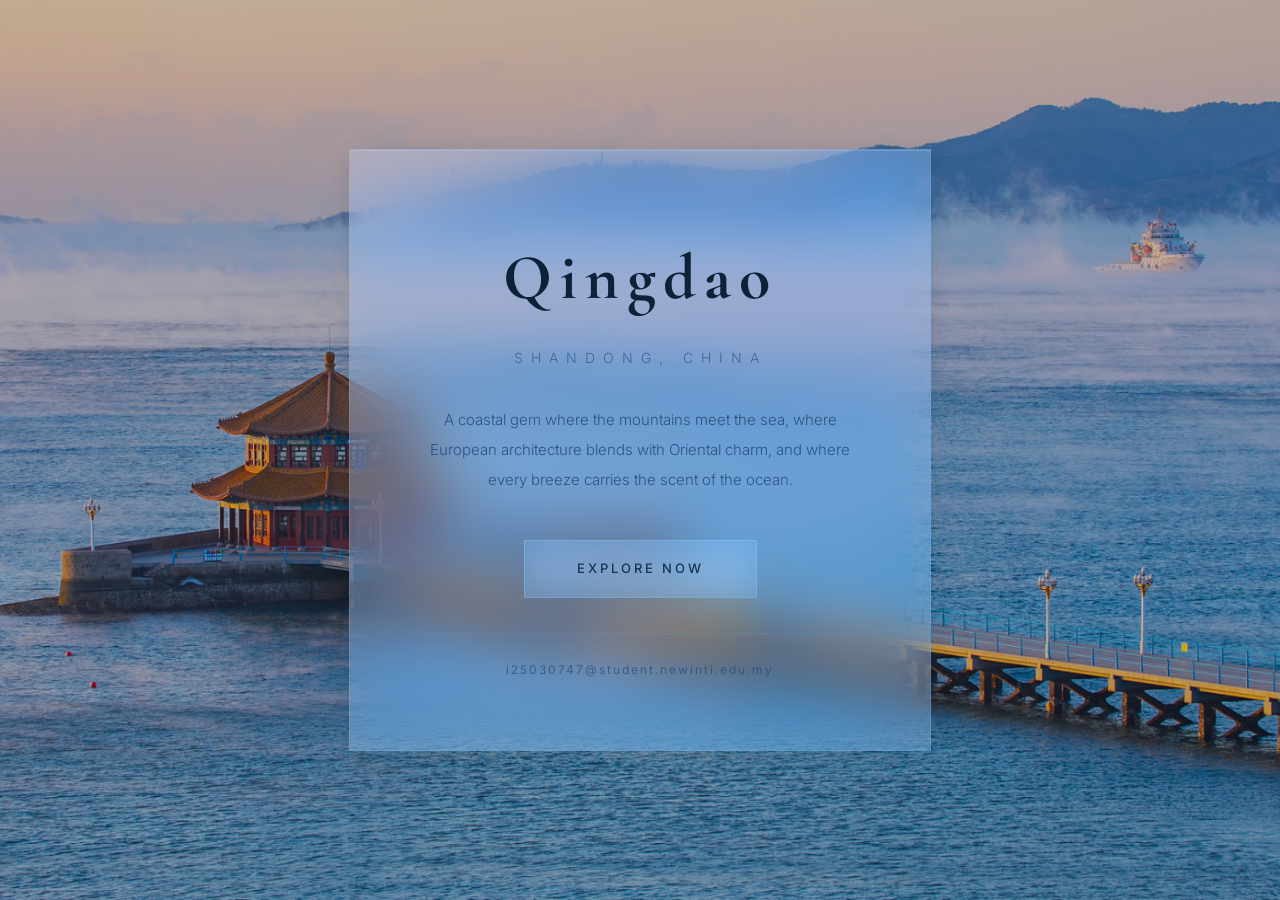
<file: index.html>
<!doctype html>
<html lang="en">
<head>
<!-- Google tag (gtag.js) -->
<script async src="https://www.googletagmanager.com/gtag/js?id=G-0E3GS8GHH0"></script>
<script>
  window.dataLayer = window.dataLayer || [];
  function gtag(){dataLayer.push(arguments);}
  gtag('js', new Date());

  gtag('config', 'G-0E3GS8GHH0');
</script>
    <meta charset="UTF-8">
    <meta name="viewport" content="width=device-width, initial-scale=1.0">
    <title>Discover Qingdao</title>
    <link rel="stylesheet" type="text/css" href="./css/style.css">
</head>
<body>
    <div class="welcome-page">
        <div class="welcome-card glass-strong animate-in">
            <h1>Qingdao</h1>
            <div class="subtitle">Shandong, China</div>
            <p class="tagline">A coastal gem where the mountains meet the sea, where European architecture blends with Oriental charm, and where every breeze carries the scent of the ocean.</p>
            <a href="home.html" class="enter-btn">Explore Now</a>
            <div class="welcome-email">i25030747@student.newinti.edu.my</div>
        </div>
    </div>
</body>
</html>
</file>
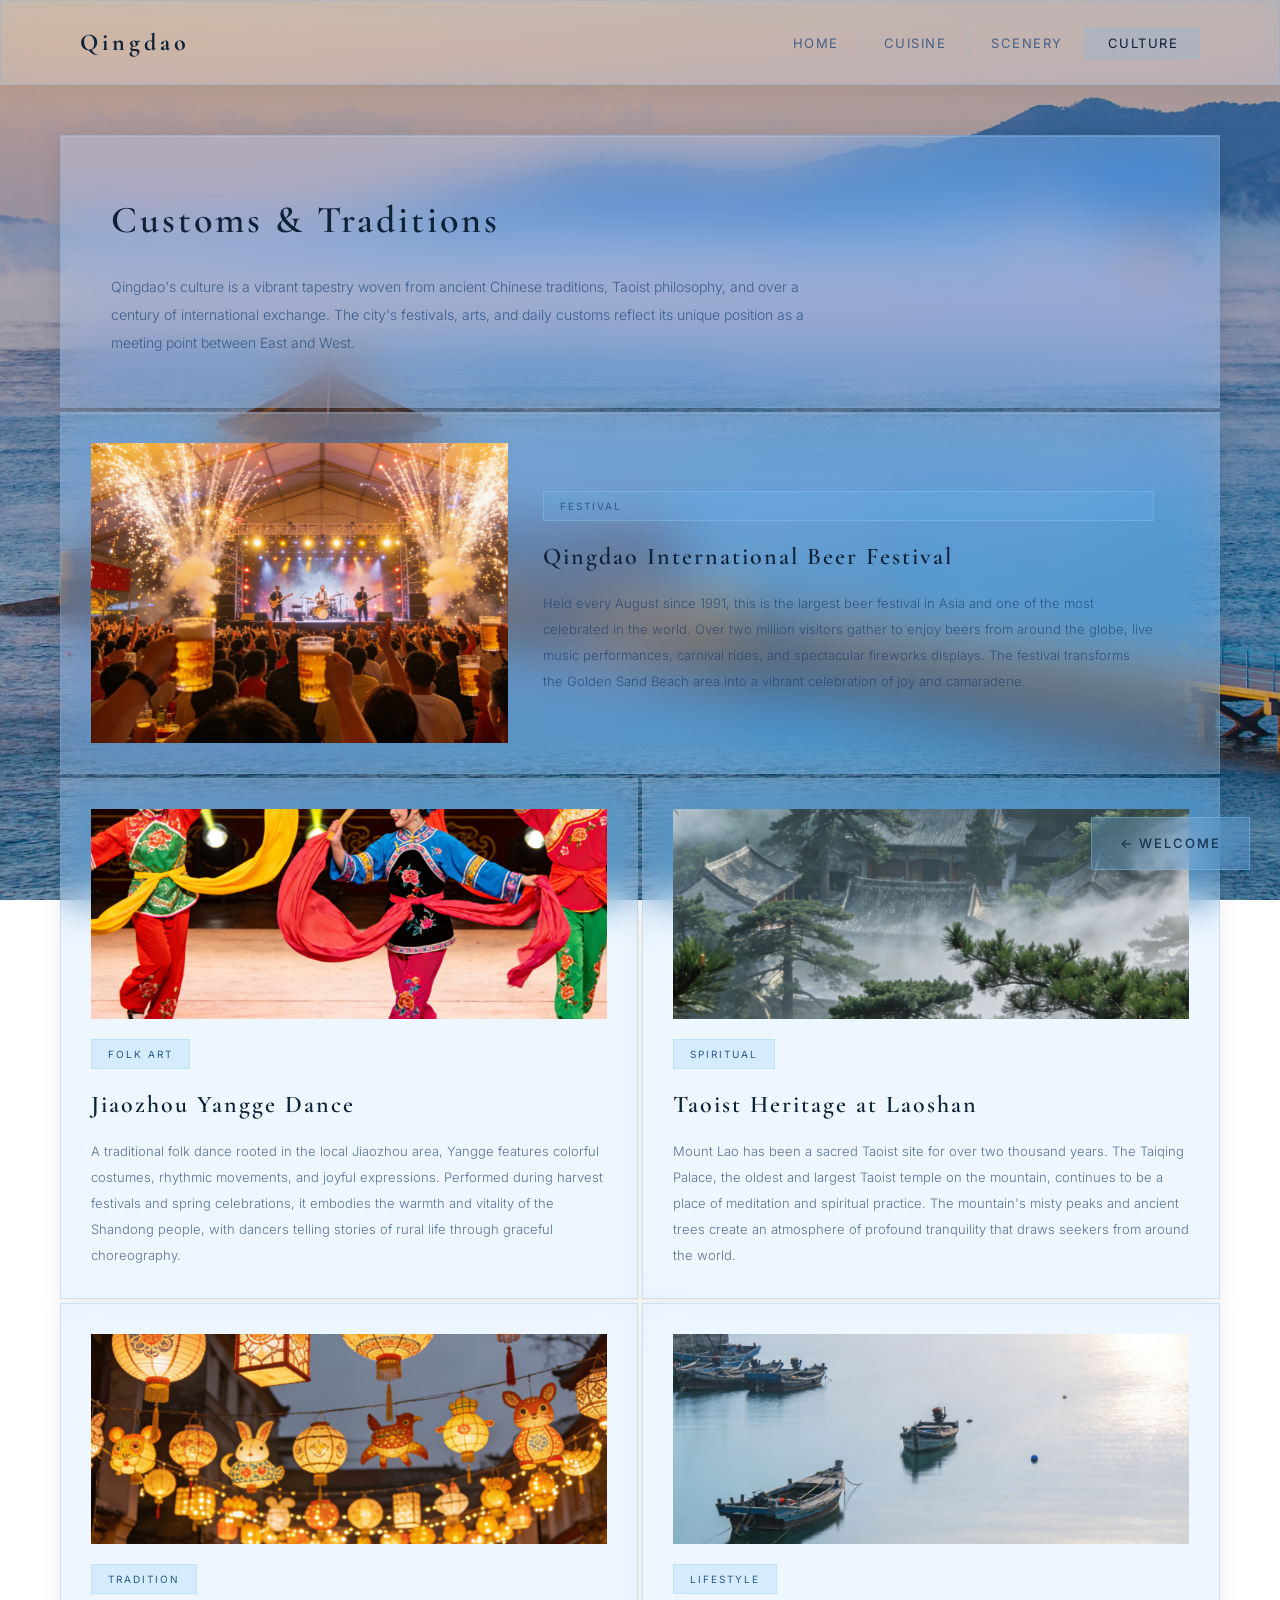
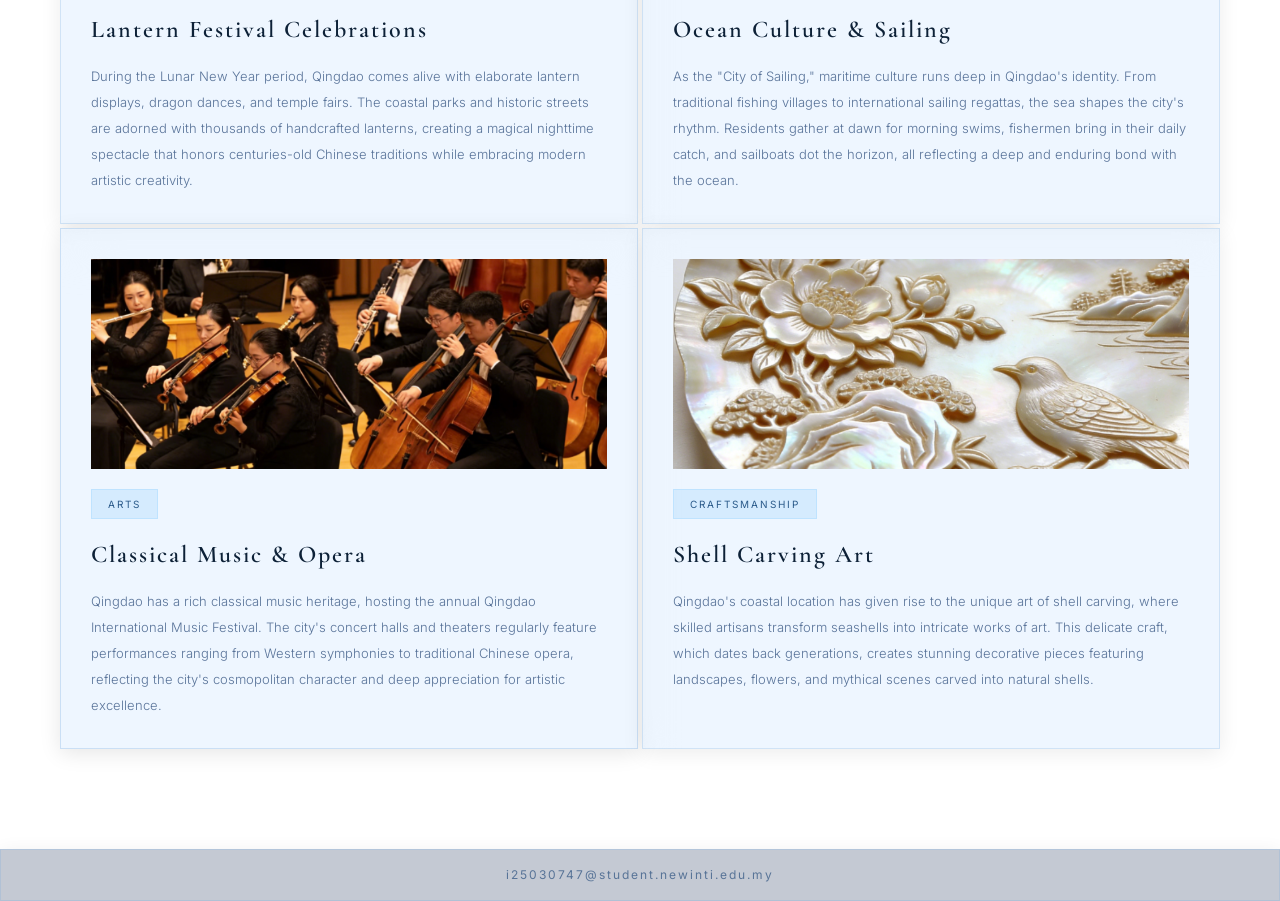
<file: culture.html>
<!doctype html>
<html lang="en">
<head>
    <meta charset="UTF-8">
    <meta name="viewport" content="width=device-width, initial-scale=1.0">
    <title>Qingdao - Culture</title>
    <link rel="stylesheet" type="text/css" href="./css/style.css">
</head>
<body>
    <nav class="page-nav glass">
        <div class="page-nav-inner">
            <div class="nav-brand">Qingdao</div>
            <ul>
                <li><a href="home.html">Home</a></li>
                <li><a href="food.html">Cuisine</a></li>
                <li><a href="scenery.html">Scenery</a></li>
                <li><a href="culture.html" class="active">Culture</a></li>
            </ul>
        </div>
    </nav>
    <div class="main-content">
        <div class="culture-section">
            <div class="culture-header glass-strong animate-in">
                <h2>Customs & Traditions</h2>
                <p>Qingdao's culture is a vibrant tapestry woven from ancient Chinese traditions, Taoist philosophy, and over a century of international exchange. The city's festivals, arts, and daily customs reflect its unique position as a meeting point between East and West.</p>
            </div>
            <div class="culture-grid">
                <div class="culture-item full-width glass-strong animate-in">
                    <div class="culture-img">
                        <img src="./img/c1.png" alt="Beer Festival">
                    </div>
                    <div class="culture-text">
                        <span class="culture-tag">Festival</span>
                        <h3>Qingdao International Beer Festival</h3>
                        <p>Held every August since 1991, this is the largest beer festival in Asia and one of the most celebrated in the world. Over two million visitors gather to enjoy beers from around the globe, live music performances, carnival rides, and spectacular fireworks displays. The festival transforms the Golden Sand Beach area into a vibrant celebration of joy and camaraderie.</p>
                    </div>
                </div>
                <div class="culture-item glass animate-in">
                    <img src="./img/c2.png" alt="Yangko Dance">
                    <span class="culture-tag">Folk Art</span>
                    <h3>Jiaozhou Yangge Dance</h3>
                    <p>A traditional folk dance rooted in the local Jiaozhou area, Yangge features colorful costumes, rhythmic movements, and joyful expressions. Performed during harvest festivals and spring celebrations, it embodies the warmth and vitality of the Shandong people, with dancers telling stories of rural life through graceful choreography.</p>
                </div>
                <div class="culture-item glass animate-in">
                    <img src="./img/c3.png" alt="Taoist Culture">
                    <span class="culture-tag">Spiritual</span>
                    <h3>Taoist Heritage at Laoshan</h3>
                    <p>Mount Lao has been a sacred Taoist site for over two thousand years. The Taiqing Palace, the oldest and largest Taoist temple on the mountain, continues to be a place of meditation and spiritual practice. The mountain's misty peaks and ancient trees create an atmosphere of profound tranquility that draws seekers from around the world.</p>
                </div>
                <div class="culture-item glass animate-in">
                    <img src="./img/c4.png" alt="Lantern Festival">
                    <span class="culture-tag">Tradition</span>
                    <h3>Lantern Festival Celebrations</h3>
                    <p>During the Lunar New Year period, Qingdao comes alive with elaborate lantern displays, dragon dances, and temple fairs. The coastal parks and historic streets are adorned with thousands of handcrafted lanterns, creating a magical nighttime spectacle that honors centuries-old Chinese traditions while embracing modern artistic creativity.</p>
                </div>
                <div class="culture-item glass animate-in">
                    <img src="./img/c5.png" alt="Ocean Culture">
                    <span class="culture-tag">Lifestyle</span>
                    <h3>Ocean Culture & Sailing</h3>
                    <p>As the "City of Sailing," maritime culture runs deep in Qingdao's identity. From traditional fishing villages to international sailing regattas, the sea shapes the city's rhythm. Residents gather at dawn for morning swims, fishermen bring in their daily catch, and sailboats dot the horizon, all reflecting a deep and enduring bond with the ocean.</p>
                </div>
                <div class="culture-item glass-strong animate-in">
                    <img src="./img/c6.png" alt="Classical Music">
                    <span class="culture-tag">Arts</span>
                    <h3>Classical Music & Opera</h3>
                    <p>Qingdao has a rich classical music heritage, hosting the annual Qingdao International Music Festival. The city's concert halls and theaters regularly feature performances ranging from Western symphonies to traditional Chinese opera, reflecting the city's cosmopolitan character and deep appreciation for artistic excellence.</p>
                </div>
                <div class="culture-item glass animate-in">
                    <img src="./img/c7.png" alt="Crafts">
                    <span class="culture-tag">Craftsmanship</span>
                    <h3>Shell Carving Art</h3>
                    <p>Qingdao's coastal location has given rise to the unique art of shell carving, where skilled artisans transform seashells into intricate works of art. This delicate craft, which dates back generations, creates stunning decorative pieces featuring landscapes, flowers, and mythical scenes carved into natural shells.</p>
                </div>
            </div>
        </div>
    </div>
    <a href="index.html" class="back-btn glass">&#8592; Welcome</a>
    <div class="email-bar glass">i25030747@student.newinti.edu.my</div>
</body>
</html>
</file>
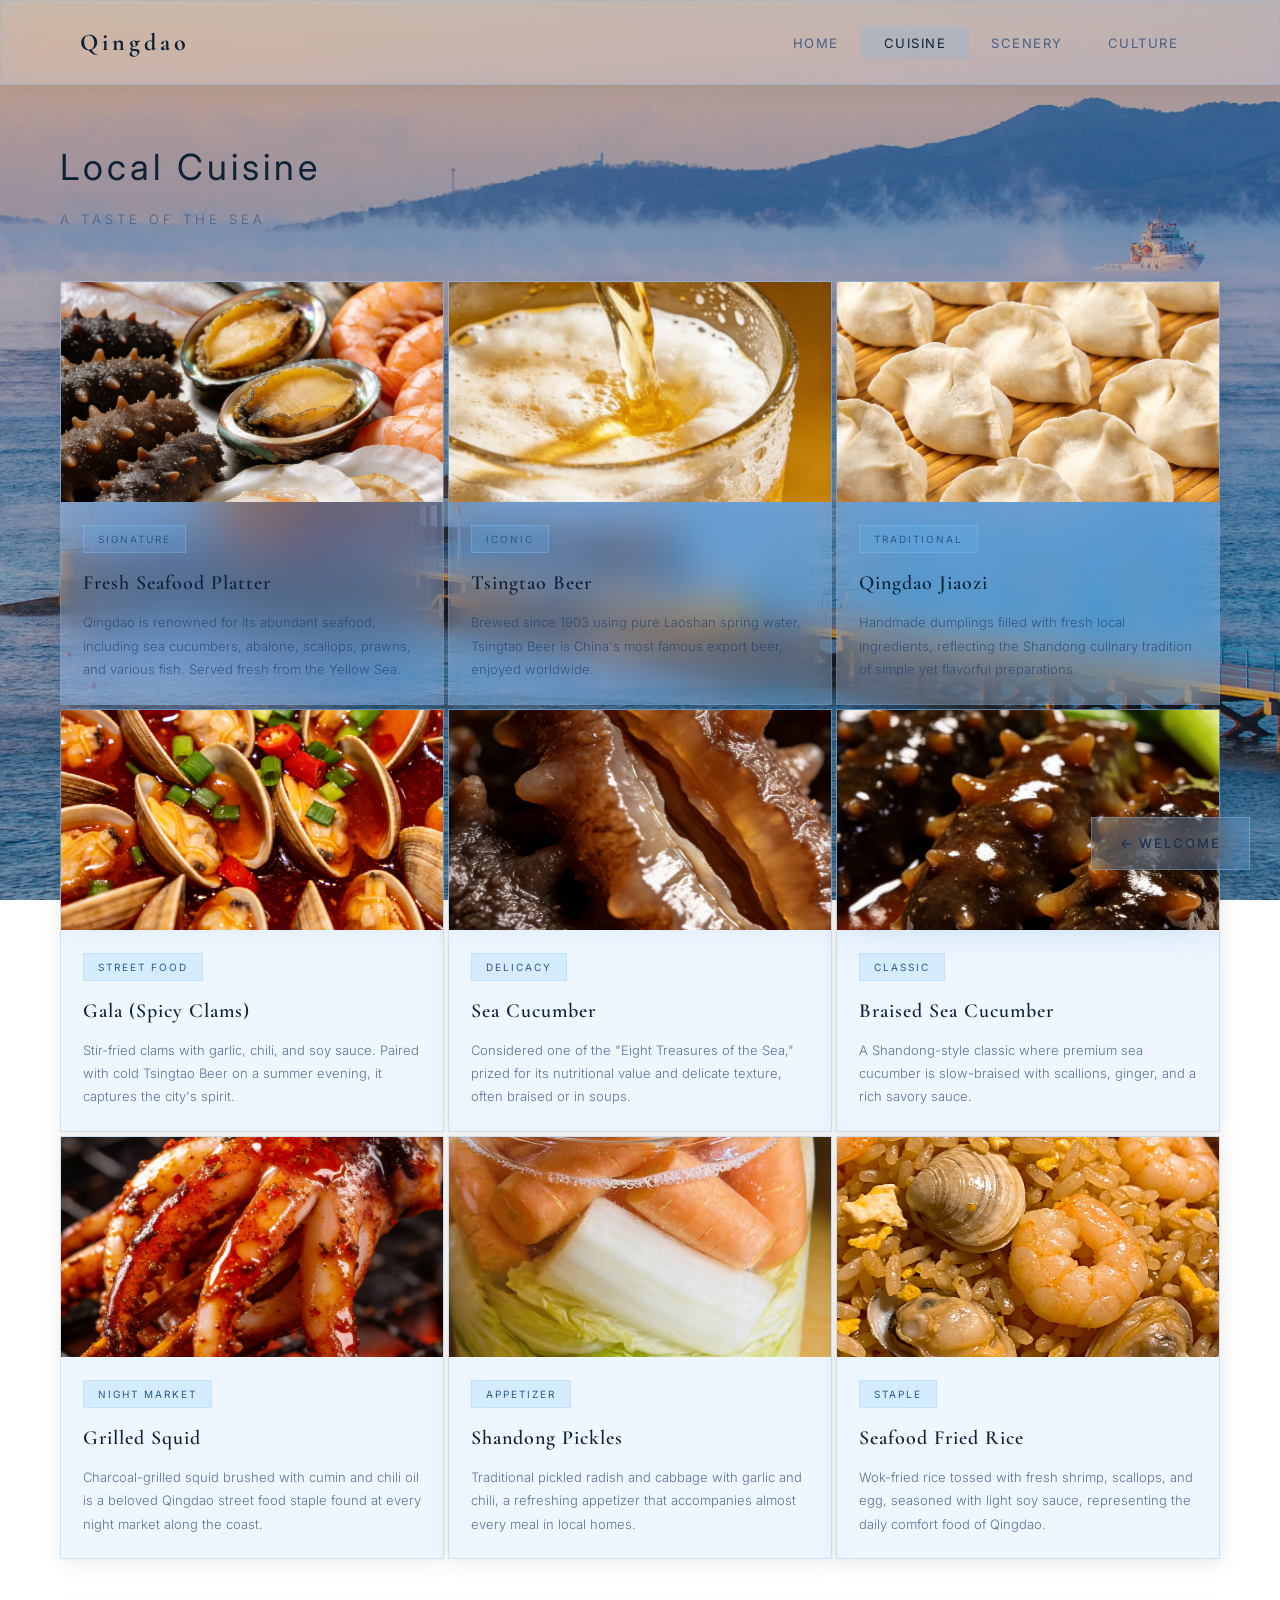
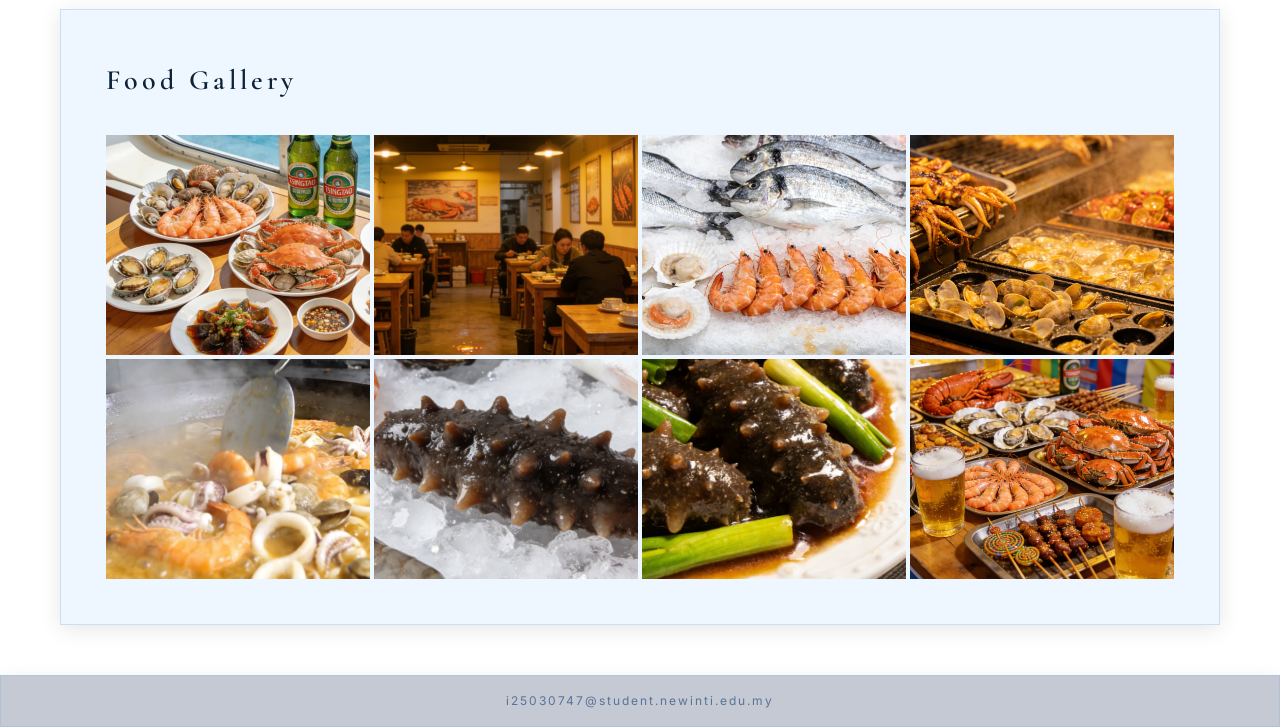
<file: food.html>
<!doctype html>
<html lang="en">
<head>
    <meta charset="UTF-8">
    <meta name="viewport" content="width=device-width, initial-scale=1.0">
    <title>Qingdao - Cuisine</title>
    <link rel="stylesheet" type="text/css" href="./css/style.css">
</head>
<body>
    <nav class="page-nav glass">
        <div class="page-nav-inner">
            <div class="nav-brand">Qingdao</div>
            <ul>
                <li><a href="home.html">Home</a></li>
                <li><a href="food.html" class="active">Cuisine</a></li>
                <li><a href="scenery.html">Scenery</a></li>
                <li><a href="culture.html">Culture</a></li>
            </ul>
        </div>
    </nav>
    <div class="main-content">
        <div class="section-title animate-in">Local Cuisine</div>
        <div class="section-subtitle animate-in">A Taste of the Sea</div>
        <div class="food-grid">
            <div class="food-item glass-strong animate-in">
                <div class="food-img"><img src="./img/f1.png" alt="Seafood Feast"></div>
                <div class="food-info">
                    <span class="food-tag">Signature</span>
                    <h3>Fresh Seafood Platter</h3>
                    <p>Qingdao is renowned for its abundant seafood, including sea cucumbers, abalone, scallops, prawns, and various fish. Served fresh from the Yellow Sea.</p>
                </div>
            </div>
            <div class="food-item glass animate-in">
                <div class="food-img"><img src="./img/f2.png" alt="Tsingtao Beer"></div>
                <div class="food-info">
                    <span class="food-tag">Iconic</span>
                    <h3>Tsingtao Beer</h3>
                    <p>Brewed since 1903 using pure Laoshan spring water, Tsingtao Beer is China's most famous export beer, enjoyed worldwide.</p>
                </div>
            </div>
            <div class="food-item glass animate-in">
                <div class="food-img"><img src="./img/f3.png" alt="Jiaozi"></div>
                <div class="food-info">
                    <span class="food-tag">Traditional</span>
                    <h3>Qingdao Jiaozi</h3>
                    <p>Handmade dumplings filled with fresh local ingredients, reflecting the Shandong culinary tradition of simple yet flavorful preparations.</p>
                </div>
            </div>
            <div class="food-item glass animate-in">
                <div class="food-img"><img src="./img/f4.png" alt="Spicy Clams"></div>
                <div class="food-info">
                    <span class="food-tag">Street Food</span>
                    <h3>Gala (Spicy Clams)</h3>
                    <p>Stir-fried clams with garlic, chili, and soy sauce. Paired with cold Tsingtao Beer on a summer evening, it captures the city's spirit.</p>
                </div>
            </div>
            <div class="food-item glass animate-in">
                <div class="food-img"><img src="./img/f5.png" alt="Sea Cucumber"></div>
                <div class="food-info">
                    <span class="food-tag">Delicacy</span>
                    <h3>Sea Cucumber</h3>
                    <p>Considered one of the "Eight Treasures of the Sea," prized for its nutritional value and delicate texture, often braised or in soups.</p>
                </div>
            </div>
            <div class="food-item glass-strong animate-in">
                <div class="food-img"><img src="./img/f6.png" alt="Braised Seafood"></div>
                <div class="food-info">
                    <span class="food-tag">Classic</span>
                    <h3>Braised Sea Cucumber</h3>
                    <p>A Shandong-style classic where premium sea cucumber is slow-braised with scallions, ginger, and a rich savory sauce.</p>
                </div>
            </div>
            <div class="food-item glass animate-in">
                <div class="food-img"><img src="./img/f7.png" alt="Grilled Squid"></div>
                <div class="food-info">
                    <span class="food-tag">Night Market</span>
                    <h3>Grilled Squid</h3>
                    <p>Charcoal-grilled squid brushed with cumin and chili oil is a beloved Qingdao street food staple found at every night market along the coast.</p>
                </div>
            </div>
            <div class="food-item glass animate-in">
                <div class="food-img"><img src="./img/f8.png" alt="Pickled Vegetables"></div>
                <div class="food-info">
                    <span class="food-tag">Appetizer</span>
                    <h3>Shandong Pickles</h3>
                    <p>Traditional pickled radish and cabbage with garlic and chili, a refreshing appetizer that accompanies almost every meal in local homes.</p>
                </div>
            </div>
            <div class="food-item glass-strong animate-in">
                <div class="food-img"><img src="./img/f9.png" alt="Fried Rice"></div>
                <div class="food-info">
                    <span class="food-tag">Staple</span>
                    <h3>Seafood Fried Rice</h3>
                    <p>Wok-fried rice tossed with fresh shrimp, scallops, and egg, seasoned with light soy sauce, representing the daily comfort food of Qingdao.</p>
                </div>
            </div>
        </div>
        <div class="food-gallery glass-strong animate-in">
            <div class="gallery-title">Food Gallery</div>
            <div class="food-gallery-grid">
                <img src="./img/f10.png" alt="Dining Scene">
                <img src="./img/f11.png" alt="Local Restaurant">
                <img src="./img/f12.png" alt="Seafood Market">
                <img src="./img/f13.png" alt="Street Food">
                <img src="./img/f14.png" alt="Cooking Scene">
                <img src="./img/f15.png" alt="Fresh Ingredients">
                <img src="./img/f16.png" alt="Traditional Dish">
                <img src="./img/f17.png" alt="Food Culture">
            </div>
        </div>
    </div>
    <a href="index.html" class="back-btn glass">&#8592; Welcome</a>
    <div class="email-bar glass">i25030747@student.newinti.edu.my</div>
</body>
</html>
</file>
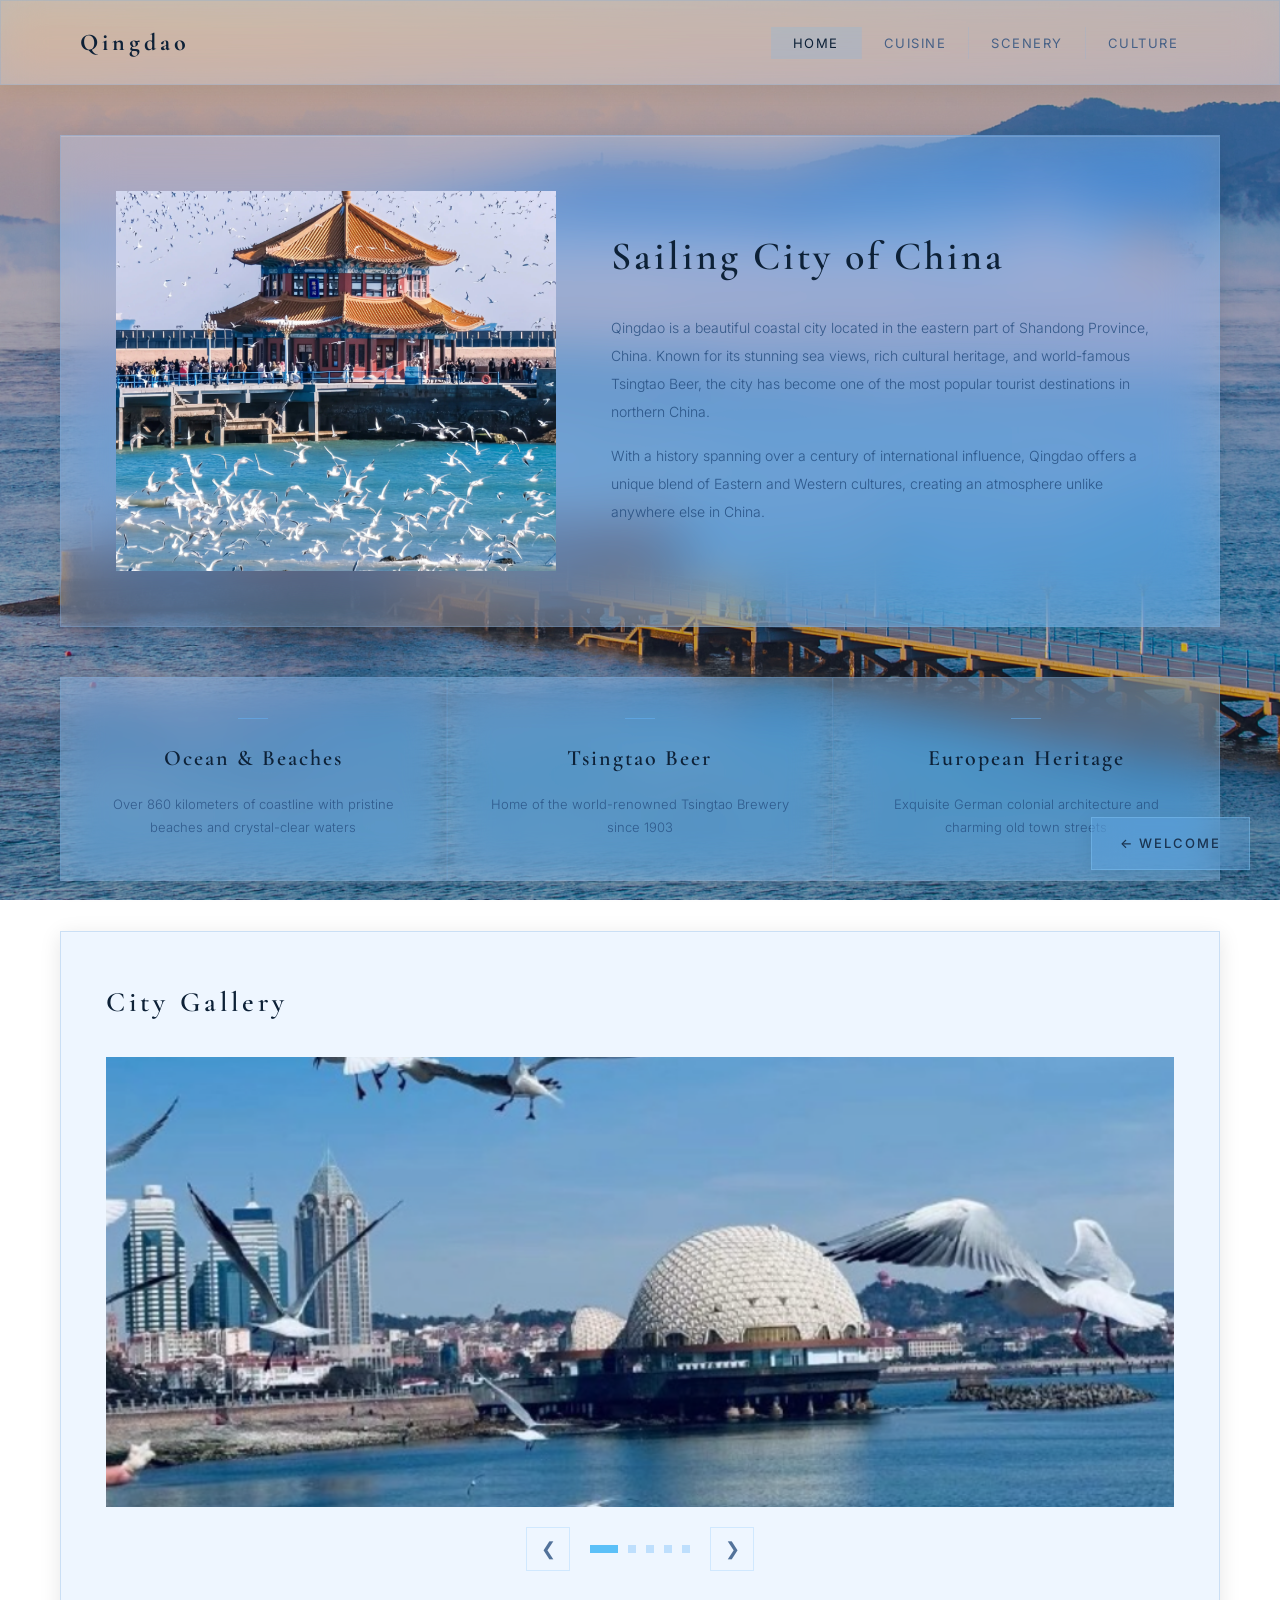
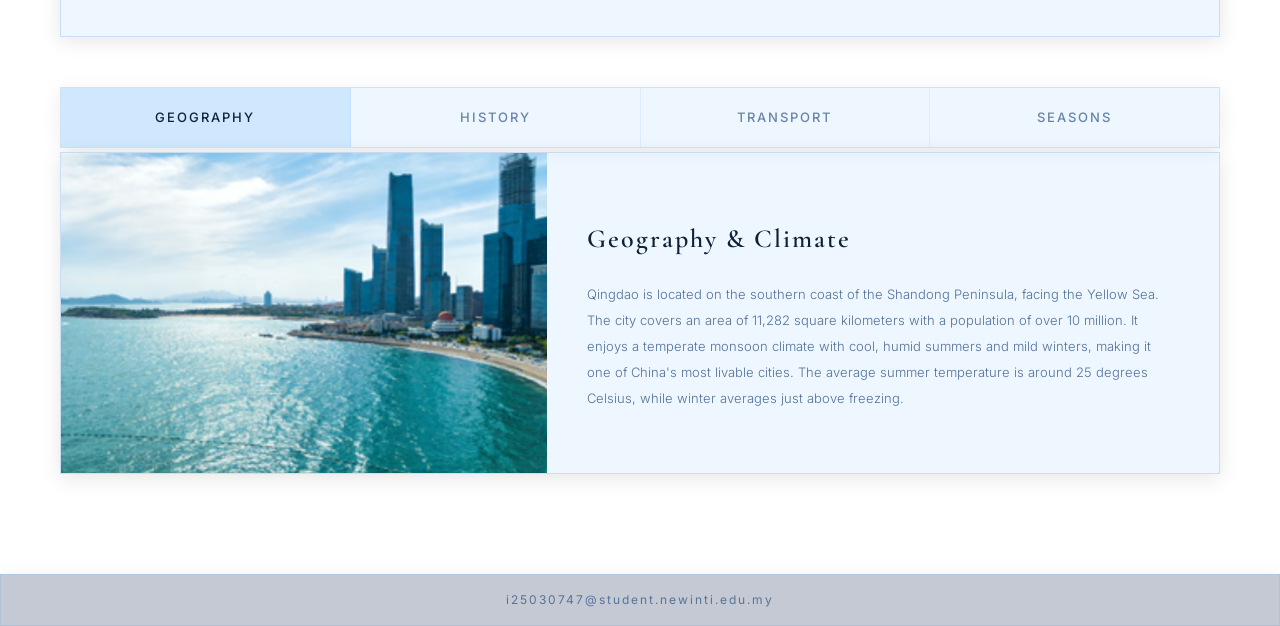
<file: home.html>
<!doctype html>
<html lang="en">
<head>
    <meta charset="UTF-8">
    <meta name="viewport" content="width=device-width, initial-scale=1.0">
    <title>Qingdao - Home</title>
    <link rel="stylesheet" type="text/css" href="./css/style.css">
</head>
<body>
    <nav class="page-nav glass">
        <div class="page-nav-inner">
            <div class="nav-brand">Qingdao</div>
            <ul>
                <li><a href="home.html" class="active">Home</a></li>
                <li><a href="food.html">Cuisine</a></li>
                <li><a href="scenery.html">Scenery</a></li>
                <li><a href="culture.html">Culture</a></li>
            </ul>
        </div>
    </nav>
    <div class="main-content">
        <div class="home-hero glass-strong animate-in">
            <div class="home-hero-img">
                <img src="./img/1.png" alt="Qingdao Coastline">
            </div>
            <div class="home-hero-text">
                <h2>Sailing City of China</h2>
                <p>Qingdao is a beautiful coastal city located in the eastern part of Shandong Province, China. Known for its stunning sea views, rich cultural heritage, and world-famous Tsingtao Beer, the city has become one of the most popular tourist destinations in northern China.</p>
                <p>With a history spanning over a century of international influence, Qingdao offers a unique blend of Eastern and Western cultures, creating an atmosphere unlike anywhere else in China.</p>
            </div>
        </div>
        <div class="home-highlights">
            <div class="highlight-card glass animate-in">
                <div class="label-line"></div>
                <h3>Ocean & Beaches</h3>
                <p>Over 860 kilometers of coastline with pristine beaches and crystal-clear waters</p>
            </div>
            <div class="highlight-card glass animate-in">
                <div class="label-line"></div>
                <h3>Tsingtao Beer</h3>
                <p>Home of the world-renowned Tsingtao Brewery since 1903</p>
            </div>
            <div class="highlight-card glass animate-in">
                <div class="label-line"></div>
                <h3>European Heritage</h3>
                <p>Exquisite German colonial architecture and charming old town streets</p>
            </div>
        </div>
        <div class="home-gallery glass-strong animate-in">
            <div class="gallery-title">City Gallery</div>
            <div class="slideshow">
                <div class="slideshow-track" id="slideTrack">
                    <img src="./img/2.png" alt="Qingdao Skyline">
                    <img src="./img/3.png" alt="Old Town Streets">
                    <img src="./img/4.png" alt="Coastal Views">
                    <img src="./img/5.png" alt="Mount Lao">
                    <img src="./img/6.png" alt="Qingdao Harbor">
                </div>
                <div class="slideshow-controls">
                    <button class="slide-btn" id="prevBtn">&#10094;</button>
                    <div class="slide-dots" id="slideDots"></div>
                    <button class="slide-btn" id="nextBtn">&#10095;</button>
                </div>
            </div>
        </div>
        <div class="tabs-section animate-in">
            <div class="tabs-nav glass">
                <div class="tab-btn active" onclick="switchTab(0)">Geography</div>
                <div class="tab-btn" onclick="switchTab(1)">History</div>
                <div class="tab-btn" onclick="switchTab(2)">Transport</div>
                <div class="tab-btn" onclick="switchTab(3)">Seasons</div>
            </div>
            <div class="tab-content glass-strong">
                <div class="tab-pane active">
                    <div class="tab-inner">
                        <div class="tab-img"><img src="./img/7.png" alt="Qingdao Geography"></div>
                        <div class="tab-text">
                            <h3>Geography & Climate</h3>
                            <p>Qingdao is located on the southern coast of the Shandong Peninsula, facing the Yellow Sea. The city covers an area of 11,282 square kilometers with a population of over 10 million. It enjoys a temperate monsoon climate with cool, humid summers and mild winters, making it one of China's most livable cities. The average summer temperature is around 25 degrees Celsius, while winter averages just above freezing.</p>
                        </div>
                    </div>
                </div>
                <div class="tab-pane">
                    <div class="tab-inner">
                        <div class="tab-img"><img src="./img/8.png" alt="Qingdao History"></div>
                        <div class="tab-text">
                            <h3>History & Heritage</h3>
                            <p>Qingdao's modern history began in 1891 when the Qing Dynasty established a naval base here. The city was under German colonial rule from 1897 to 1914, followed by Japanese occupation. This complex history left behind a remarkable architectural legacy, with the Badaguan area preserving over 200 European-style buildings. In 2008, Qingdao hosted the sailing events for the Beijing Olympics, cementing its status as an international destination.</p>
                        </div>
                    </div>
                </div>
                <div class="tab-pane">
                    <div class="tab-inner">
                        <div class="tab-img"><img src="./img/9.png" alt="Qingdao Transport"></div>
                        <div class="tab-text">
                            <h3>Transportation & Travel</h3>
                            <p>Qingdao is well-connected by air, rail, and sea. Qingdao Jiaodong International Airport offers direct flights to major cities worldwide. The city is linked to Beijing and Shanghai by high-speed rail, with travel times of approximately 3 and 4 hours respectively. Within the city, an extensive metro system, bus network, and taxi services make getting around convenient.</p>
                        </div>
                    </div>
                </div>
                <div class="tab-pane">
                    <div class="tab-inner">
                        <div class="tab-img"><img src="./img/10.png" alt="Qingdao Seasons"></div>
                        <div class="tab-text">
                            <h3>Best Time to Visit</h3>
                            <p>The ideal time to visit Qingdao is from June to September during the summer season. July and August are peak months, coinciding with the International Beer Festival and the beach season. Spring (April to May) offers pleasant weather and blooming cherry blossoms, while autumn (October to November) provides comfortable temperatures and stunning foliage at Mount Lao.</p>
                        </div>
                    </div>
                </div>
            </div>
        </div>
    </div>
    <a href="index.html" class="back-btn glass">&#8592; Welcome</a>
    <div class="email-bar glass">i25030747@student.newinti.edu.my</div>
    <script>
        var slideIndex = 0;
        var slides = document.querySelectorAll('#slideTrack img');
        var totalSlides = slides.length;
        var dotsContainer = document.getElementById('slideDots');

        for (var i = 0; i < totalSlides; i++) {
            var dot = document.createElement('span');
            dot.className = 'slide-dot';
            dot.setAttribute('data-index', i);
            dot.onclick = function() { goSlide(parseInt(this.getAttribute('data-index'))); };
            dotsContainer.appendChild(dot);
        }

        function goSlide(n) {
            slideIndex = n;
            if (slideIndex >= totalSlides) slideIndex = 0;
            if (slideIndex < 0) slideIndex = totalSlides - 1;
            document.getElementById('slideTrack').style.transform = 'translateX(-' + (slideIndex * 100) + '%)';
            updateDots();
        }

        function updateDots() {
            var allDots = document.querySelectorAll('.slide-dot');
            for (var i = 0; i < allDots.length; i++) {
                allDots[i].className = i === slideIndex ? 'slide-dot active' : 'slide-dot';
            }
        }

        document.getElementById('prevBtn').onclick = function() { goSlide(slideIndex - 1); };
        document.getElementById('nextBtn').onclick = function() { goSlide(slideIndex + 1); };

        setInterval(function() { goSlide(slideIndex + 1); }, 4000);
        goSlide(0);

        function switchTab(index) {
            var btns = document.querySelectorAll('.tab-btn');
            var panes = document.querySelectorAll('.tab-pane');
            for (var i = 0; i < btns.length; i++) {
                btns[i].className = i === index ? 'tab-btn active' : 'tab-btn';
            }
            for (var j = 0; j < panes.length; j++) {
                if (j === index) {
                    panes[j].style.display = 'block';
                    panes[j].style.opacity = '0';
                    setTimeout(function(el) {
                        el.style.opacity = '1';
                    }.bind(null, panes[j]), 20);
                } else {
                    panes[j].style.opacity = '0';
                    panes[j].style.display = 'none';
                }
            }
        }

    </script>
</body>
</html>
</file>
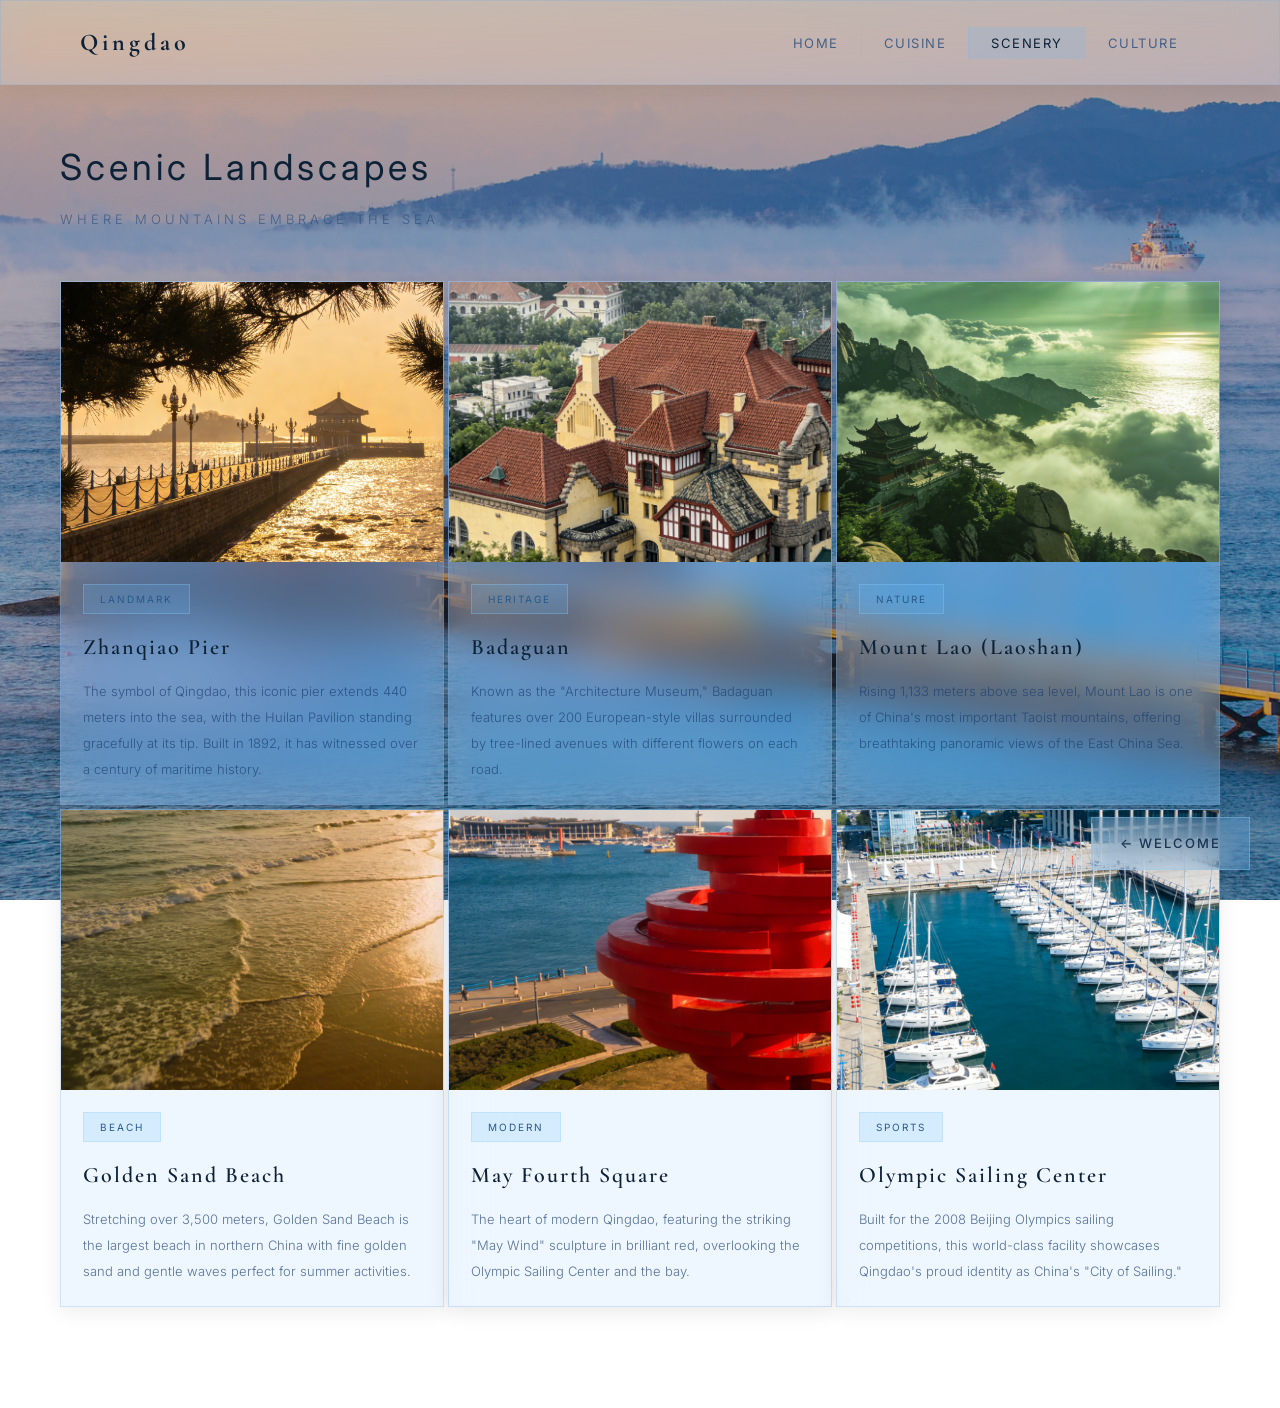
<file: scenery.html>
<!doctype html>
<html lang="en">
<head>
    <meta charset="UTF-8">
    <meta name="viewport" content="width=device-width, initial-scale=1.0">
    <title>Qingdao - Scenery</title>
    <link rel="stylesheet" type="text/css" href="./css/style.css">
</head>
<body>
    <nav class="page-nav glass">
        <div class="page-nav-inner">
            <div class="nav-brand">Qingdao</div>
            <ul>
                <li><a href="home.html">Home</a></li>
                <li><a href="food.html">Cuisine</a></li>
                <li><a href="scenery.html" class="active">Scenery</a></li>
                <li><a href="culture.html">Culture</a></li>
            </ul>
        </div>
    </nav>
    <div class="main-content">
        <div class="section-title animate-in">Scenic Landscapes</div>
        <div class="section-subtitle animate-in">Where Mountains Embrace the Sea</div>
        <div class="scenery-grid">
            <div class="scenery-card glass-strong animate-in">
                <img src="./img/j1.png" alt="Zhanqiao Pier">
                <div class="scenery-info">
                    <span class="scenery-tag">Landmark</span>
                    <h3>Zhanqiao Pier</h3>
                    <p>The symbol of Qingdao, this iconic pier extends 440 meters into the sea, with the Huilan Pavilion standing gracefully at its tip. Built in 1892, it has witnessed over a century of maritime history.</p>
                </div>
            </div>
            <div class="scenery-card glass animate-in">
                <img src="./img/j2.png" alt="Badaguan Scenic Area">
                <div class="scenery-info">
                    <span class="scenery-tag">Heritage</span>
                    <h3>Badaguan</h3>
                    <p>Known as the "Architecture Museum," Badaguan features over 200 European-style villas surrounded by tree-lined avenues with different flowers on each road.</p>
                </div>
            </div>
            <div class="scenery-card glass animate-in">
                <img src="./img/j3.png" alt="Mount Lao">
                <div class="scenery-info">
                    <span class="scenery-tag">Nature</span>
                    <h3>Mount Lao (Laoshan)</h3>
                    <p>Rising 1,133 meters above sea level, Mount Lao is one of China's most important Taoist mountains, offering breathtaking panoramic views of the East China Sea.</p>
                </div>
            </div>
            <div class="scenery-card glass animate-in">
                <img src="./img/j4.png" alt="Golden Sand Beach">
                <div class="scenery-info">
                    <span class="scenery-tag">Beach</span>
                    <h3>Golden Sand Beach</h3>
                    <p>Stretching over 3,500 meters, Golden Sand Beach is the largest beach in northern China with fine golden sand and gentle waves perfect for summer activities.</p>
                </div>
            </div>
            <div class="scenery-card glass-strong animate-in">
                <img src="./img/j5.png" alt="May Fourth Square">
                <div class="scenery-info">
                    <span class="scenery-tag">Modern</span>
                    <h3>May Fourth Square</h3>
                    <p>The heart of modern Qingdao, featuring the striking "May Wind" sculpture in brilliant red, overlooking the Olympic Sailing Center and the bay.</p>
                </div>
            </div>
            <div class="scenery-card glass animate-in">
                <img src="./img/j6.png" alt="Olympic Sailing Center">
                <div class="scenery-info">
                    <span class="scenery-tag">Sports</span>
                    <h3>Olympic Sailing Center</h3>
                    <p>Built for the 2008 Beijing Olympics sailing competitions, this world-class facility showcases Qingdao's proud identity as China's "City of Sailing."</p>
                </div>
            </div>
        </div>
    </div>
    <a href="index.html" class="back-btn glass">&#8592; Welcome</a>
    <div class="email-bar glass">i25030747@student.newinti.edu.my</div>
</body>
</html>
</file>
<file: css/style.css>
@import url('https://fonts.googleapis.com/css2?family=Cormorant+Garamond:wght@400;500;600;700&family=Inter:wght@300;400;500;600&display=swap');

* {
    margin: 0;
    padding: 0;
    box-sizing: border-box;
}

body {
    background: url(../img/bg.png);
    background-size: cover;
    background-attachment: fixed;
    background-position: center;
    color: #0d2137;
    font-family: 'Inter', sans-serif;
    font-size: 15px;
    line-height: 1.8;
    min-height: 100vh;
    overflow-x: hidden;
}

body::before {
    content: '';
    position: fixed;
    top: 0;
    left: 0;
    width: 100%;
    height: 100%;
    background: rgba(20, 40, 80, 0.25);
    pointer-events: none;
    z-index: 0;
}

ul {
    list-style: none;
}

a {
    text-decoration: none;
    color: #0d2137;
}

img {
    display: block;
    object-fit: cover;
    transition: all 0.5s cubic-bezier(0.4, 0, 0.2, 1);
}

img:hover {
    transform: scale(1.02);
    box-shadow: 0 4px 20px rgba(130, 190, 240, 0.3);
}

h1, h2, h3, h4 {
    font-family: 'Cormorant Garamond', serif;
    font-weight: 600;
    letter-spacing: 2px;
}

button, input, textarea {
    outline: none;
    border: none;
    background: transparent;
    color: #0d2137;
}

::-webkit-scrollbar {
    width: 5px;
    background: rgba(0, 0, 0, 0.15);
}

::-webkit-scrollbar-thumb {
    background: rgba(91, 192, 248, 0.7);
}

.glass {
    backdrop-filter: blur(20px) saturate(170%);
    -webkit-backdrop-filter: blur(20px) saturate(170%);
    background: rgba(200, 225, 255, 0.3);
    border: 1px solid rgba(120, 170, 220, 0.25);
    box-shadow: 0 4px 20px rgba(0, 0, 0, 0.08);
}

.glass-strong {
    backdrop-filter: blur(28px) saturate(180%);
    -webkit-backdrop-filter: blur(28px) saturate(180%);
    background: rgba(200, 225, 255, 0.3);
    border: 1px solid rgba(120, 170, 220, 0.3);
    box-shadow: 0 4px 20px rgba(0, 0, 0, 0.1), inset 0 1px 0 rgba(255, 255, 255, 0.15);
}

.back-btn {
    position: fixed;
    bottom: 30px;
    right: 30px;
    z-index: 1000;
    padding: 14px 28px;
    font-family: 'Inter', sans-serif;
    font-size: 13px;
    font-weight: 500;
    letter-spacing: 2px;
    text-transform: uppercase;
    cursor: pointer;
    transition: all 0.4s cubic-bezier(0.4, 0, 0.2, 1);
    background: rgba(110, 185, 255, 0.25);
    backdrop-filter: blur(18px);
    -webkit-backdrop-filter: blur(18px);
    border: 1px solid rgba(140, 210, 255, 0.35);
    color: #1a3350;
}

.back-btn:hover {
    background: rgba(130, 200, 255, 0.4);
    transform: translateY(-2px);
    box-shadow: 0 6px 20px rgba(100, 180, 250, 0.3);
}

.email-bar {
    width: 100%;
    text-align: center;
    padding: 14px 0;
    font-size: 12px;
    letter-spacing: 2px;
    color: rgba(30, 70, 120, 0.65);
    backdrop-filter: blur(18px);
    -webkit-backdrop-filter: blur(18px);
    background: rgba(20, 40, 80, 0.25);
    border-top: 1px solid rgba(100, 180, 250, 0.18);
}

.welcome-page {
    position: relative;
    z-index: 1;
    display: flex;
    flex-direction: column;
    align-items: center;
    justify-content: center;
    min-height: 100vh;
    padding: 40px 20px;
    text-align: center;
}

.welcome-card {
    max-width: 680px;
    padding: 70px 60px;
    animation: fadeInUp 1s ease;
}

.welcome-card h1 {
    font-size: 64px;
    font-weight: 700;
    margin-bottom: 10px;
    color: #0d2137;
    letter-spacing: 8px;
}

.welcome-card .subtitle {
    font-size: 14px;
    color: rgba(35, 80, 130, 0.7);
    letter-spacing: 8px;
    text-transform: uppercase;
    margin-bottom: 35px;
    font-weight: 300;
    font-family: 'Inter', sans-serif;
}

.welcome-card .tagline {
    font-size: 15px;
    color: rgba(30, 70, 120, 0.85);
    line-height: 2;
    margin-bottom: 45px;
    font-weight: 300;
    max-width: 460px;
    margin-left: auto;
    margin-right: auto;
}

.welcome-card .welcome-email {
    margin-top: 35px;
    padding-top: 25px;
    border-top: 1px solid rgba(100, 180, 250, 0.2);
    font-size: 12px;
    letter-spacing: 2px;
    color: rgba(30, 70, 120, 0.65);
}

.enter-btn {
    display: inline-block;
    padding: 16px 52px;
    font-family: 'Inter', sans-serif;
    font-size: 13px;
    font-weight: 500;
    letter-spacing: 3px;
    text-transform: uppercase;
    cursor: pointer;
    transition: all 0.4s cubic-bezier(0.4, 0, 0.2, 1);
    background: rgba(110, 185, 255, 0.25);
    backdrop-filter: blur(18px);
    -webkit-backdrop-filter: blur(18px);
    border: 1px solid rgba(140, 210, 255, 0.35);
    color: #1a3350;
}

.enter-btn:hover {
    background: rgba(130, 200, 255, 0.4);
    transform: translateY(-2px);
    box-shadow: 0 8px 30px rgba(100, 180, 250, 0.35);
}

.page-nav {
    width: 100%;
    padding: 0;
    position: sticky;
    top: 0;
    z-index: 100;
}

.page-nav-inner {
    max-width: 1200px;
    margin: 0 auto;
    display: flex;
    justify-content: space-between;
    align-items: center;
    padding: 20px 40px;
}

.page-nav-inner .nav-brand {
    font-family: 'Cormorant Garamond', serif;
    font-size: 24px;
    font-weight: 700;
    letter-spacing: 4px;
    color: #0d2137;
}

.page-nav-inner ul {
    display: flex;
    gap: 0;
}

.page-nav-inner ul li a {
    padding: 8px 22px;
    font-size: 13px;
    font-weight: 400;
    letter-spacing: 1.5px;
    text-transform: uppercase;
    transition: all 0.3s ease;
    color: rgba(30, 70, 120, 0.75);
    border-left: 1px solid rgba(100, 180, 250, 0.15);
}

.page-nav-inner ul li:first-child a {
    border-left: none;
}

.page-nav-inner ul li a:hover,
.page-nav-inner ul li a.active {
    color: #0d2137;
    background: rgba(100, 180, 250, 0.18);
}

.main-content {
    position: relative;
    z-index: 1;
    max-width: 1200px;
    margin: 0 auto;
    padding: 50px 20px;
}

.section-title {
    font-size: 36px;
    margin-bottom: 8px;
    color: #0d2137;
    letter-spacing: 4px;
}

.section-subtitle {
    font-size: 13px;
    color: rgba(30, 70, 120, 0.65);
    margin-bottom: 50px;
    letter-spacing: 4px;
    text-transform: uppercase;
    font-weight: 300;
    font-family: 'Inter', sans-serif;
}

.home-hero {
    padding: 55px;
    margin-bottom: 0;
    display: flex;
    align-items: center;
    gap: 55px;
}

.home-hero-img {
    flex: 0 0 42%;
}

.home-hero-img img {
    width: 100%;
    height: 380px;
}

.home-hero-text h2 {
    font-size: 40px;
    margin-bottom: 22px;
    color: #0d2137;
    letter-spacing: 3px;
}

.home-hero-text p {
    font-size: 14px;
    color: rgba(30, 70, 120, 0.8);
    line-height: 2;
    margin-bottom: 16px;
    font-weight: 300;
}

.home-highlights {
    display: grid;
    grid-template-columns: repeat(3, 1fr);
    gap: 0;
    margin: 50px 0;
}

.highlight-card {
    padding: 40px 30px;
    text-align: center;
    border-left: 1px solid rgba(100, 180, 250, 0.14);
    transition: all 0.4s ease;
}

.highlight-card:last-child {
    border-left: none;
}

.highlight-card:hover {
    background: rgba(100, 180, 250, 0.15);
}

.highlight-card .label-line {
    width: 30px;
    height: 1px;
    background: rgba(100, 180, 250, 0.5);
    margin: 0 auto 20px;
}

.highlight-card h3 {
    font-size: 22px;
    color: #0d2137;
    margin-bottom: 14px;
    font-family: 'Cormorant Garamond', serif;
    font-weight: 600;
    letter-spacing: 2px;
}

.highlight-card p {
    font-size: 13px;
    color: rgba(25, 60, 110, 0.65);
    line-height: 1.8;
    font-weight: 300;
}

.gallery-title {
    font-size: 28px;
    color: #0d2137;
    letter-spacing: 4px;
    margin-bottom: 30px;
    font-family: 'Cormorant Garamond', serif;
    font-weight: 600;
}

.home-gallery {
    padding: 45px;
    margin-bottom: 50px;
}

.slideshow {
    position: relative;
    overflow: hidden;
}

.slideshow-track {
    display: flex;
    transition: transform 0.7s cubic-bezier(0.4, 0, 0.2, 1);
}

.slideshow-track img {
    min-width: 100%;
    height: 450px;
    object-fit: cover;
}

.slideshow-track img:hover {
    transform: none;
    box-shadow: none;
}

.slideshow-controls {
    display: flex;
    align-items: center;
    justify-content: center;
    gap: 20px;
    padding: 20px 0;
}

.slide-btn {
    width: 44px;
    height: 44px;
    font-size: 18px;
    cursor: pointer;
    color: rgba(30, 70, 120, 0.75);
    transition: all 0.3s ease;
    display: flex;
    align-items: center;
    justify-content: center;
    border: 1px solid rgba(100, 180, 250, 0.22);
}

.slide-btn:hover {
    color: #0d2137;
    background: rgba(100, 180, 250, 0.2);
}

.slide-dots {
    display: flex;
    gap: 10px;
}

.slide-dot {
    width: 8px;
    height: 8px;
    background: rgba(100, 180, 250, 0.35);
    cursor: pointer;
    transition: all 0.3s ease;
}

.slide-dot.active {
    background: #5BC0F8;
    width: 28px;
}

.tabs-section {
    margin-bottom: 50px;
}

.stats-grid {
    display: grid;
    grid-template-columns: repeat(4, 1fr);
    gap: 4px;
    margin-bottom: 0;
}

.stat-card {
    padding: 40px 20px;
    text-align: center;
}

.stat-number {
    font-family: 'Cormorant Garamond', serif;
    font-size: 48px;
    font-weight: 700;
    color: #0d2137;
    letter-spacing: 2px;
    line-height: 1;
    margin-bottom: 6px;
}

.stat-unit {
    font-size: 11px;
    letter-spacing: 3px;
    text-transform: uppercase;
    color: rgba(35, 80, 130, 0.7);
    margin-bottom: 12px;
    font-weight: 500;
}

.stat-label {
    font-size: 13px;
    color: rgba(25, 60, 110, 0.55);
    letter-spacing: 1px;
    font-weight: 300;
}

.tabs-nav {
    display: flex;
    margin-bottom: 4px;
}

.tab-btn {
    flex: 1;
    padding: 18px 20px;
    text-align: center;
    font-size: 13px;
    font-weight: 500;
    letter-spacing: 2px;
    text-transform: uppercase;
    cursor: pointer;
    color: rgba(30, 70, 120, 0.65);
    transition: all 0.3s ease;
    border-right: 1px solid rgba(100, 180, 250, 0.14);
}

.tab-btn:last-child {
    border-right: none;
}

.tab-btn:hover {
    color: rgba(25, 60, 110, 0.9);
    background: rgba(100, 180, 250, 0.12);
}

.tab-btn.active {
    color: #0d2137;
    background: rgba(100, 180, 250, 0.22);
}

.tab-content {
    padding: 0;
    min-height: 320px;
    position: relative;
}

.tab-pane {
    display: none;
    opacity: 0;
    transition: opacity 0.5s ease;
}

.tab-pane.active {
    display: block;
    opacity: 1;
}

.tab-inner {
    display: flex;
    gap: 0;
    min-height: 320px;
}

.tab-img {
    flex: 0 0 42%;
    overflow: hidden;
}

.tab-img img {
    width: 100%;
    height: 100%;
    min-height: 320px;
    object-fit: cover;
}

.tab-img img:hover {
    transform: none;
    box-shadow: none;
}

.tab-text {
    flex: 1;
    padding: 40px;
    display: flex;
    flex-direction: column;
    justify-content: center;
}

.tab-text h3 {
    font-size: 26px;
    color: #0d2137;
    letter-spacing: 2px;
    margin-bottom: 18px;
}

.tab-text p {
    font-size: 13px;
    color: rgba(30, 70, 120, 0.75);
    line-height: 2;
    font-weight: 300;
}

.food-grid {
    display: grid;
    grid-template-columns: repeat(3, 1fr);
    gap: 4px;
    margin-bottom: 50px;
}

.food-item {
    overflow: hidden;
    transition: all 0.4s ease;
}

.food-item:hover {
    box-shadow: 0 4px 20px rgba(100, 180, 250, 0.25);
}

.food-item .food-img img {
    width: 100%;
    height: 220px;
}

.food-item .food-info {
    padding: 22px;
}

.food-item h3 {
    font-size: 20px;
    color: #0d2137;
    margin-bottom: 10px;
    font-family: 'Cormorant Garamond', serif;
    font-weight: 600;
    letter-spacing: 1px;
}

.food-item p {
    font-size: 13px;
    color: rgba(25, 60, 110, 0.7);
    line-height: 1.8;
    font-weight: 300;
}

.food-item .food-tag {
    display: inline-block;
    padding: 4px 14px;
    font-size: 10px;
    letter-spacing: 2px;
    text-transform: uppercase;
    margin-bottom: 12px;
    background: rgba(100, 180, 250, 0.18);
    border: 1px solid rgba(140, 210, 255, 0.3);
    color: #2a5a8a;
}

.food-gallery {
    padding: 45px;
}

.food-gallery-grid {
    display: grid;
    grid-template-columns: repeat(4, 1fr);
    gap: 4px;
}

.food-gallery-grid img {
    width: 100%;
    height: 220px;
}

.scenery-grid {
    display: grid;
    grid-template-columns: repeat(3, 1fr);
    gap: 4px;
}

.scenery-card {
    overflow: hidden;
    transition: all 0.4s ease;
}

.scenery-card:hover {
    box-shadow: 0 4px 20px rgba(100, 180, 250, 0.25);
}

.scenery-card img {
    width: 100%;
    height: 280px;
}

.scenery-card .scenery-info {
    padding: 22px;
}

.scenery-card h3 {
    font-size: 22px;
    color: #0d2137;
    margin-bottom: 10px;
    font-family: 'Cormorant Garamond', serif;
    font-weight: 600;
    letter-spacing: 2px;
}

.scenery-card p {
    font-size: 13px;
    color: rgba(25, 60, 110, 0.7);
    line-height: 2;
    font-weight: 300;
}

.scenery-card .scenery-tag {
    display: inline-block;
    padding: 5px 16px;
    font-size: 10px;
    letter-spacing: 2px;
    text-transform: uppercase;
    margin-bottom: 14px;
    background: rgba(100, 180, 250, 0.18);
    border: 1px solid rgba(140, 210, 255, 0.3);
    color: #2a5a8a;
}

.culture-section {
    margin-bottom: 50px;
}

.culture-section .culture-header {
    padding: 50px;
    margin-bottom: 4px;
}

.culture-section .culture-header h2 {
    font-size: 38px;
    color: #0d2137;
    margin-bottom: 18px;
    letter-spacing: 3px;
}

.culture-section .culture-header p {
    font-size: 14px;
    color: rgba(30, 70, 120, 0.75);
    line-height: 2;
    font-weight: 300;
    max-width: 720px;
}

.culture-grid {
    display: grid;
    grid-template-columns: 1fr 1fr;
    gap: 4px;
}

.culture-item {
    padding: 30px;
    transition: all 0.4s ease;
}

.culture-item:hover {
    background: rgba(100, 180, 250, 0.15);
}

.culture-item.full-width {
    grid-column: span 2;
    display: flex;
    gap: 0;
}

.culture-item.full-width .culture-img {
    flex: 0 0 38%;
}

.culture-item.full-width .culture-img img {
    height: 100%;
    min-height: 280px;
}

.culture-item.full-width .culture-text {
    flex: 1;
    padding: 35px;
    display: flex;
    flex-direction: column;
    justify-content: center;
}

.culture-item img {
    width: 100%;
    height: 210px;
    margin-bottom: 20px;
}

.culture-item h3 {
    font-size: 24px;
    color: #0d2137;
    margin-bottom: 12px;
    font-family: 'Cormorant Garamond', serif;
    font-weight: 600;
    letter-spacing: 2px;
}

.culture-item p {
    font-size: 13px;
    color: rgba(25, 60, 110, 0.7);
    line-height: 2;
    font-weight: 300;
}

.culture-item .culture-tag {
    display: inline-block;
    padding: 5px 16px;
    font-size: 10px;
    letter-spacing: 2px;
    text-transform: uppercase;
    margin-bottom: 14px;
    background: rgba(100, 180, 250, 0.18);
    border: 1px solid rgba(140, 210, 255, 0.3);
    color: #2a5a8a;
}

@keyframes fadeInUp {
    from {
        opacity: 0;
        transform: translateY(25px);
    }
    to {
        opacity: 1;
        transform: translateY(0);
    }
}

.animate-in {
    animation: fadeInUp 0.8s ease forwards;
    opacity: 0;
}

.animate-in:nth-child(2) { animation-delay: 0.12s; }
.animate-in:nth-child(3) { animation-delay: 0.24s; }
.animate-in:nth-child(4) { animation-delay: 0.36s; }
.animate-in:nth-child(5) { animation-delay: 0.48s; }

@media (max-width: 1024px) {
    .home-hero {
        flex-direction: column;
        padding: 40px;
        gap: 35px;
    }

    .home-hero-img {
        flex: none;
        width: 100%;
    }

    .home-highlights {
        grid-template-columns: repeat(3, 1fr);
    }

    .slideshow-track img {
        height: 350px;
    }

    .food-grid {
        grid-template-columns: repeat(2, 1fr);
    }

    .food-gallery-grid {
        grid-template-columns: repeat(2, 1fr);
    }

    .scenery-grid {
        grid-template-columns: repeat(2, 1fr);
    }

    .stats-grid {
        grid-template-columns: repeat(2, 1fr);
    }

    .stat-number {
        font-size: 40px;
    }

    .tab-inner {
        flex-direction: column;
    }

    .tab-img {
        flex: none;
    }

    .tab-img img {
        min-height: 200px;
        height: 200px;
    }

    .tab-text {
        padding: 28px;
    }
}

@media (max-width: 768px) {
    body {
        font-size: 14px;
    }

    .welcome-card {
        padding: 50px 30px;
    }

    .welcome-card h1 {
        font-size: 44px;
        letter-spacing: 6px;
    }

    .welcome-card .subtitle {
        font-size: 12px;
        letter-spacing: 5px;
    }

    .page-nav-inner {
        flex-direction: column;
        gap: 10px;
        padding: 16px 20px;
    }

    .page-nav-inner ul {
        flex-wrap: wrap;
        justify-content: center;
    }

    .page-nav-inner ul li a {
        border-left: none;
        border-right: 1px solid rgba(100, 180, 250, 0.14);
    }

    .page-nav-inner ul li:last-child a {
        border-right: none;
    }

    .home-hero {
        padding: 30px;
    }

    .home-hero-text h2 {
        font-size: 30px;
    }

    .home-highlights {
        grid-template-columns: 1fr;
    }

    .highlight-card {
        border-left: none;
        border-bottom: 1px solid rgba(100, 180, 250, 0.14);
        padding: 30px 20px;
    }

    .highlight-card:last-child {
        border-bottom: none;
    }

    .home-gallery {
        padding: 25px;
    }

    .slideshow-track img {
        height: 260px;
    }

    .food-grid {
        grid-template-columns: 1fr;
    }

    .food-gallery {
        padding: 25px;
    }

    .food-gallery-grid {
        grid-template-columns: 1fr;
    }

    .food-gallery-grid img {
        height: 180px;
    }

    .scenery-grid {
        grid-template-columns: 1fr;
    }

    .scenery-card img {
        height: 220px;
    }

    .culture-grid {
        grid-template-columns: 1fr;
    }

    .culture-item.full-width {
        grid-column: span 1;
        flex-direction: column;
    }

    .culture-item.full-width .culture-img {
        flex: none;
    }

    .culture-item.full-width .culture-img img {
        min-height: 200px;
    }

    .section-title {
        font-size: 28px;
    }

    .back-btn {
        bottom: 20px;
        right: 20px;
        padding: 12px 22px;
        font-size: 12px;
    }

    .stats-grid {
        grid-template-columns: repeat(2, 1fr);
    }

    .stat-number {
        font-size: 34px;
    }

    .stat-card {
        padding: 28px 16px;
    }

    .tabs-nav {
        flex-wrap: wrap;
    }

    .tab-btn {
        flex: 1 1 50%;
        border-right: none;
        border-bottom: 1px solid rgba(100, 180, 250, 0.14);
    }

    .tab-btn:nth-child(2) {
        border-right: none;
    }
}

@media (max-width: 480px) {
    .welcome-card {
        padding: 35px 22px;
    }

    .welcome-card h1 {
        font-size: 36px;
        letter-spacing: 4px;
    }

    .enter-btn {
        padding: 14px 38px;
        font-size: 12px;
    }

    .home-hero {
        padding: 22px;
    }

    .home-hero-text h2 {
        font-size: 26px;
    }

    .home-gallery {
        padding: 20px;
    }

    .slideshow-track img {
        height: 200px;
    }

    .food-item .food-info {
        padding: 18px;
    }

    .food-gallery {
        padding: 20px;
    }

    .culture-section .culture-header {
        padding: 28px;
    }

    .culture-section .culture-header h2 {
        font-size: 28px;
    }

    .culture-item {
        padding: 22px;
    }
}
</file>
